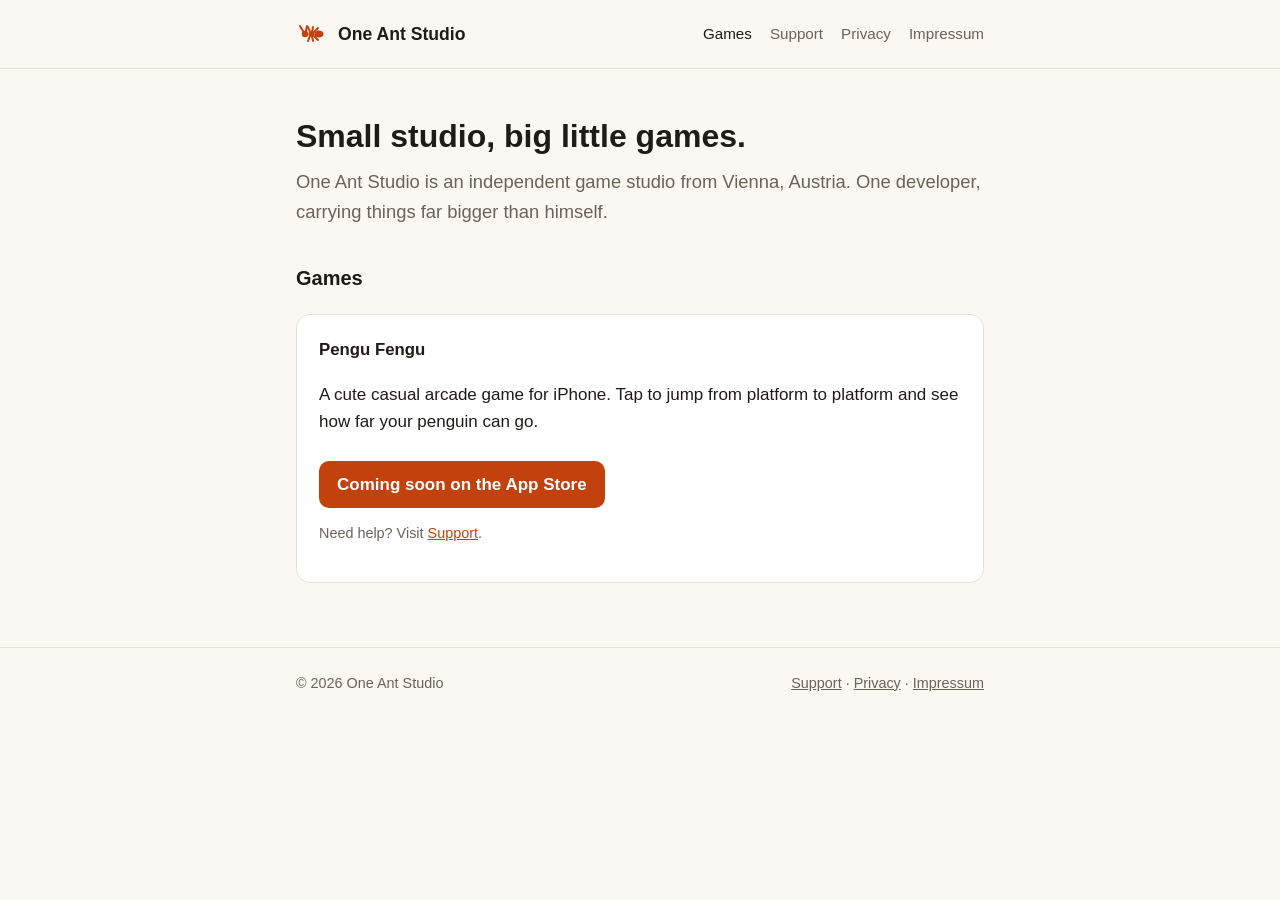
<file: index.html>
<!doctype html>
<html lang="en">
<head>
<meta charset="utf-8">
<meta name="viewport" content="width=device-width, initial-scale=1">
<title>One Ant Studio</title>
<link rel="stylesheet" href="style.css">
</head>
<body>
<header><div class="wrap">
  <a class="brand" href="index.html"><svg viewBox="0 0 32 32" fill="none" stroke="currentColor" stroke-width="2" stroke-linecap="round" aria-hidden="true"><circle cx="9" cy="16" r="3.2" fill="currentColor" stroke="none"/><ellipse cx="15.5" cy="16" rx="3" ry="2.6" fill="currentColor" stroke="none"/><ellipse cx="23" cy="16" rx="4.6" ry="3.6" fill="currentColor" stroke="none"/><path d="M7 13 L4 8 M10 13 L11 8"/><path d="M14 14 L12 9 M16 14 L17 9 M18 14 L22 10"/><path d="M14 18 L12 23 M16 18 L17 23 M18 18 L22 22"/></svg>One Ant Studio</a>
  <nav><a href="index.html" aria-current="page">Games</a><a href="support.html">Support</a><a href="privacy.html">Privacy</a><a href="impressum.html">Impressum</a></nav>
</div></header>
<main><div class="wrap">
<h1>Small studio, big little games.</h1>
<p class="lead">One Ant Studio is an independent game studio from Vienna, Austria. One developer, carrying things far bigger than himself.</p>

<h2>Games</h2>
<div class="card">
  <h3>Pengu Fengu</h3>
  <p>A cute casual arcade game for iPhone. Tap to jump from platform to platform and see how far your penguin can go.</p>
  <a class="btn" href="#">Coming soon on the App Store</a>
  <p class="muted">Need help? Visit <a href="support.html">Support</a>.</p>
</div>

</div></main>
<footer><div class="wrap">
  <span>&copy; 2026 One Ant Studio</span>
  <span><a href="support.html">Support</a> · <a href="privacy.html">Privacy</a> · <a href="impressum.html">Impressum</a></span>
</div></footer>
</body>
</html>
</file>
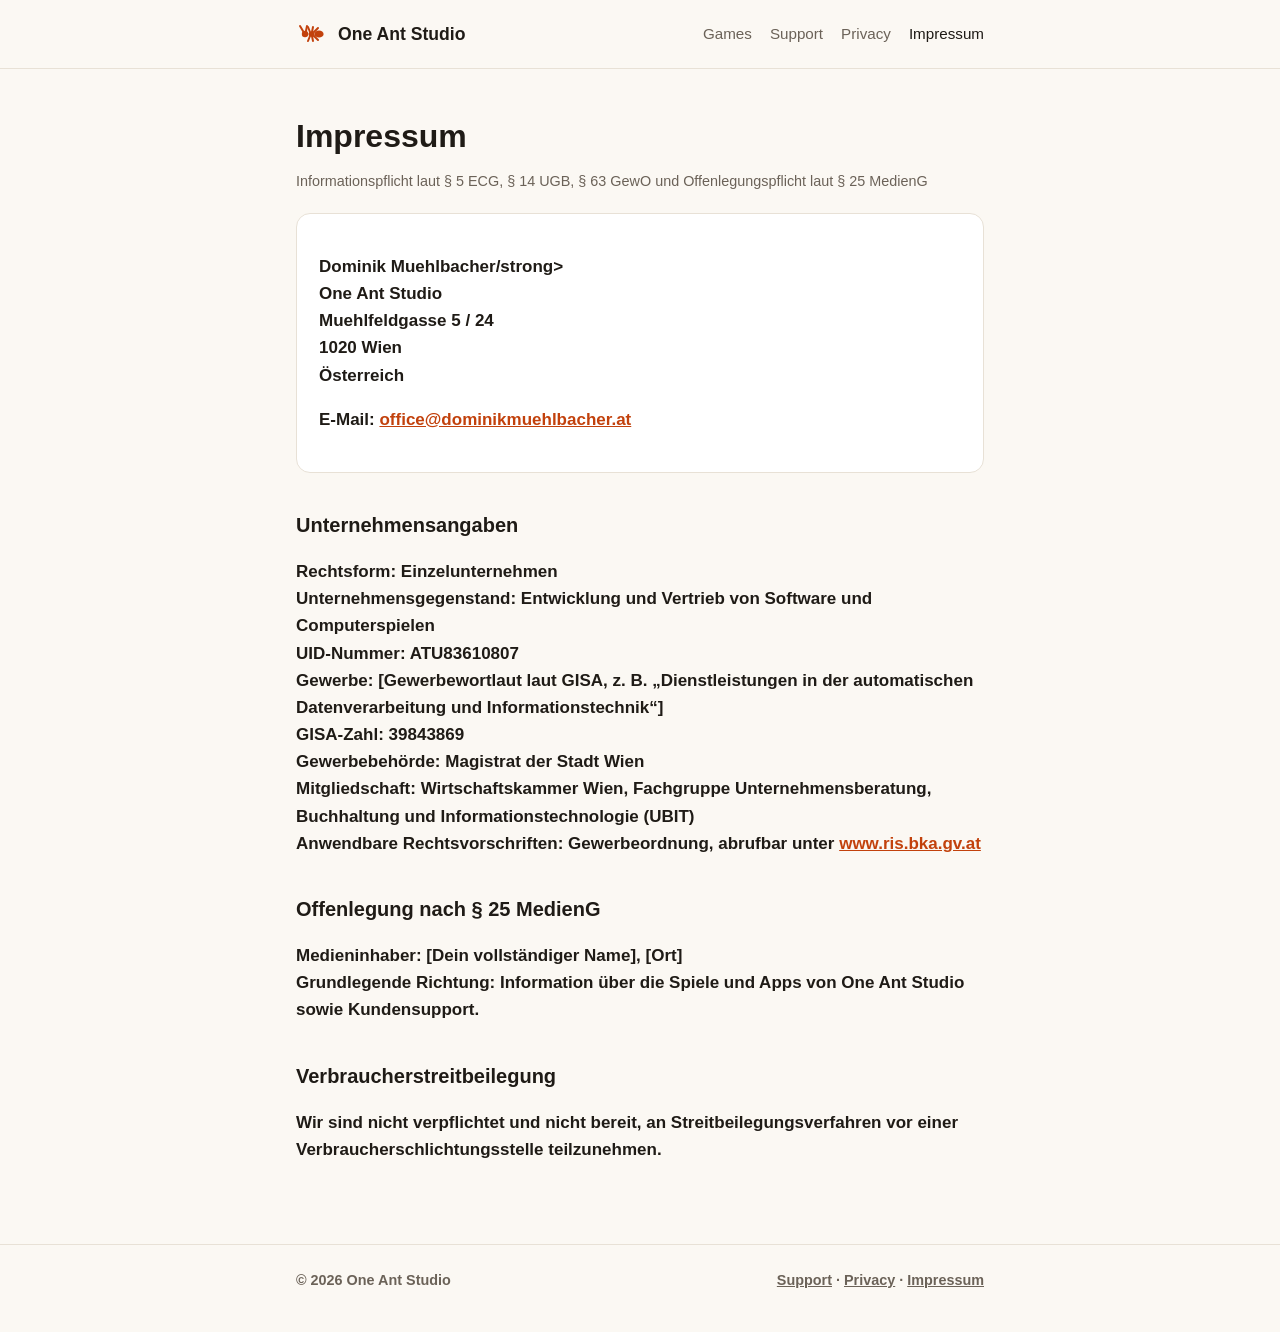
<file: impressum.html>
<!doctype html>
<html lang="de">
<head>
<meta charset="utf-8">
<meta name="viewport" content="width=device-width, initial-scale=1">
<title>Impressum · One Ant Studio</title>
<link rel="stylesheet" href="style.css">
</head>
<body>
<header><div class="wrap">
  <a class="brand" href="index.html"><svg viewBox="0 0 32 32" fill="none" stroke="currentColor" stroke-width="2" stroke-linecap="round" aria-hidden="true"><circle cx="9" cy="16" r="3.2" fill="currentColor" stroke="none"/><ellipse cx="15.5" cy="16" rx="3" ry="2.6" fill="currentColor" stroke="none"/><ellipse cx="23" cy="16" rx="4.6" ry="3.6" fill="currentColor" stroke="none"/><path d="M7 13 L4 8 M10 13 L11 8"/><path d="M14 14 L12 9 M16 14 L17 9 M18 14 L22 10"/><path d="M14 18 L12 23 M16 18 L17 23 M18 18 L22 22"/></svg>One Ant Studio</a>
  <nav><a href="index.html">Games</a><a href="support.html">Support</a><a href="privacy.html">Privacy</a><a href="impressum.html" aria-current="page">Impressum</a></nav>
</div></header>
<main><div class="wrap">
<h1>Impressum</h1>
<p class="muted">Informationspflicht laut § 5 ECG, § 14 UGB, § 63 GewO und Offenlegungspflicht laut § 25 MedienG</p>

<div class="card">
<p><strong>Dominik Muehlbacher/strong><br>
One Ant Studio<br>
Muehlfeldgasse 5 / 24<br>
1020 Wien<br>
Österreich</p>
<p>E-Mail: <a href="mailto:office@dominikmuehlbacher.at">office@dominikmuehlbacher.at</a></p>
</div>

<h2>Unternehmensangaben</h2>
<p><strong>Rechtsform:</strong> Einzelunternehmen<br>
<strong>Unternehmensgegenstand:</strong> Entwicklung und Vertrieb von Software und Computerspielen<br>
<strong>UID-Nummer:</strong> ATU83610807<br>
<strong>Gewerbe:</strong> [Gewerbewortlaut laut GISA, z. B. „Dienstleistungen in der automatischen Datenverarbeitung und Informationstechnik“]<br>
<strong>GISA-Zahl:</strong> 39843869<br>
<strong>Gewerbebehörde:</strong> Magistrat der Stadt Wien<br>
<strong>Mitgliedschaft:</strong> Wirtschaftskammer Wien, Fachgruppe Unternehmensberatung, Buchhaltung und Informationstechnologie (UBIT)<br>
<strong>Anwendbare Rechtsvorschriften:</strong> Gewerbeordnung, abrufbar unter <a href="https://www.ris.bka.gv.at">www.ris.bka.gv.at</a></p>

<h2>Offenlegung nach § 25 MedienG</h2>
<p><strong>Medieninhaber:</strong> [Dein vollständiger Name], [Ort]<br>
<strong>Grundlegende Richtung:</strong> Information über die Spiele und Apps von One Ant Studio sowie Kundensupport.</p>

<h2>Verbraucherstreitbeilegung</h2>
<p>Wir sind nicht verpflichtet und nicht bereit, an Streitbeilegungsverfahren vor einer Verbraucherschlichtungsstelle teilzunehmen.</p>

</div></main>
<footer><div class="wrap">
  <span>&copy; 2026 One Ant Studio</span>
  <span><a href="support.html">Support</a> · <a href="privacy.html">Privacy</a> · <a href="impressum.html">Impressum</a></span>
</div></footer>
</body>
</html>
</file>
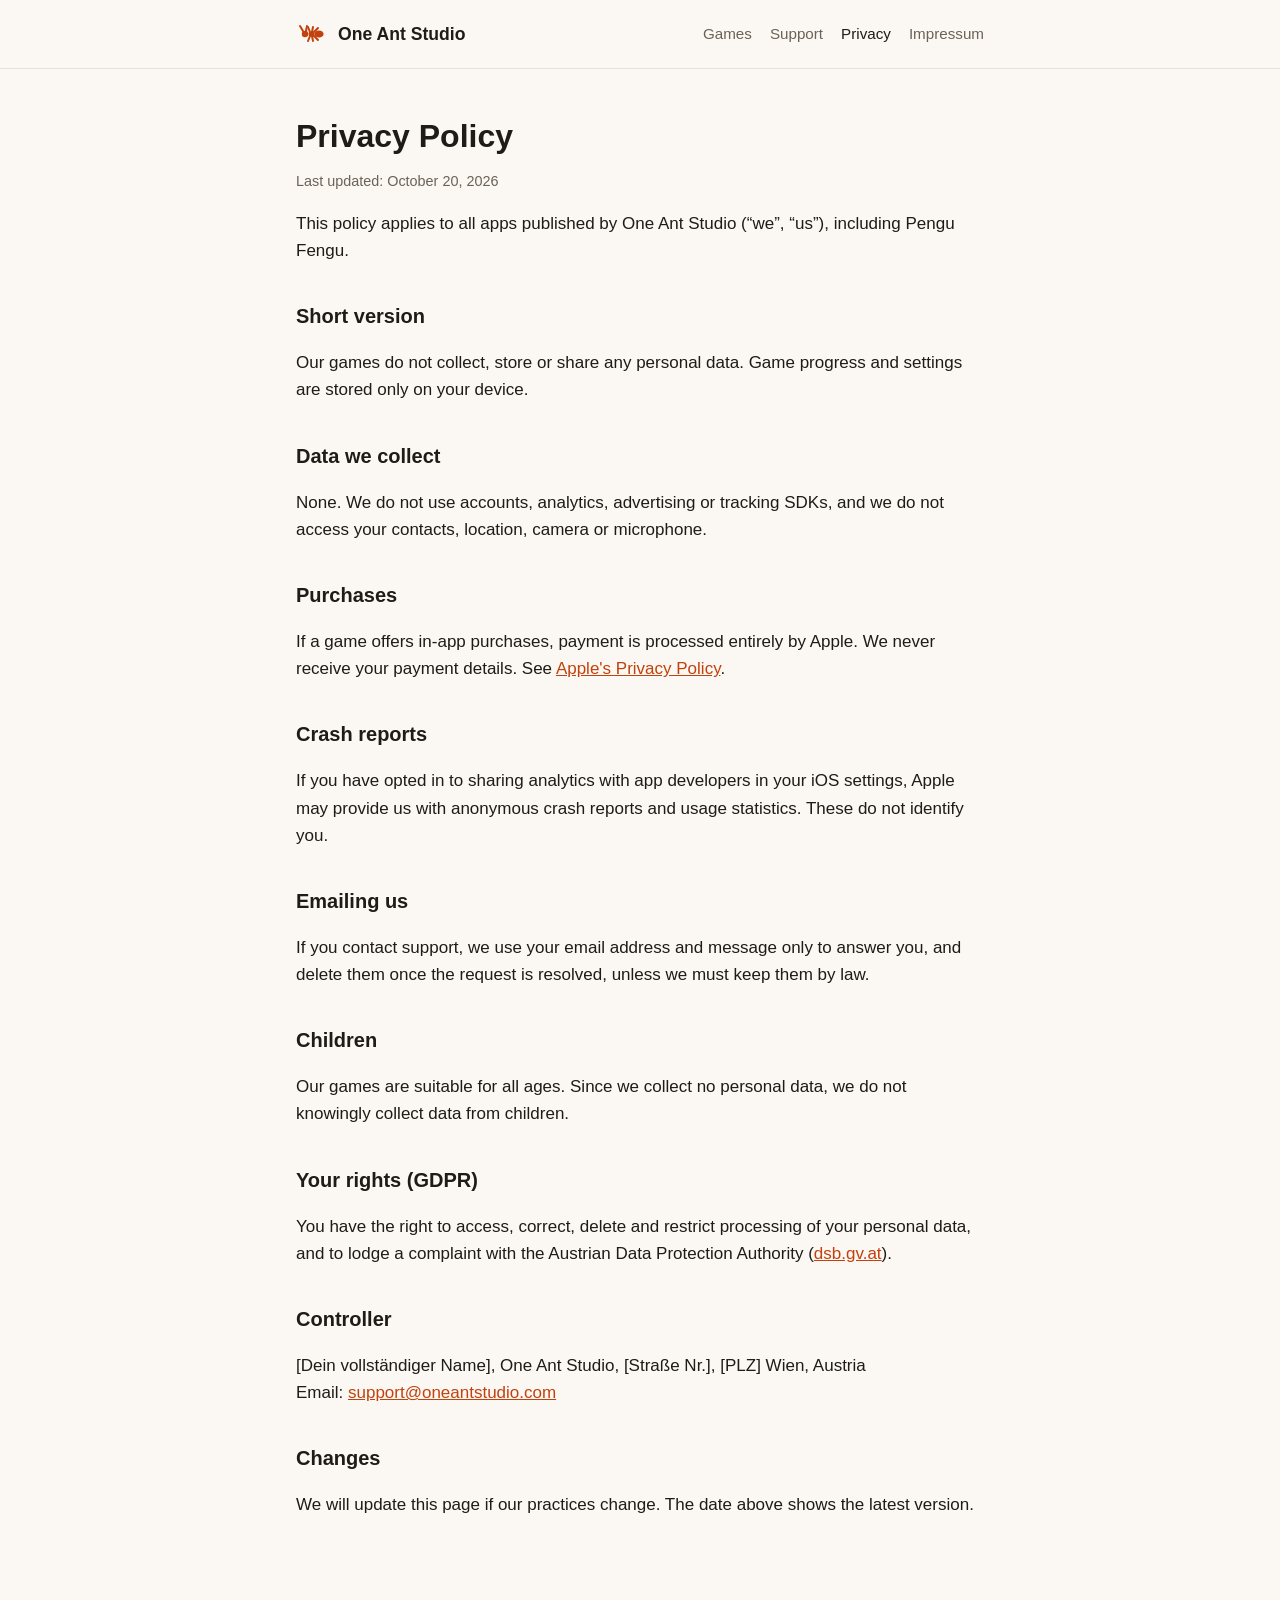
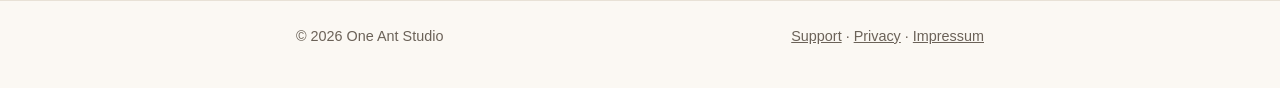
<file: privacy.html>
<!doctype html>
<html lang="en">
<head>
<meta charset="utf-8">
<meta name="viewport" content="width=device-width, initial-scale=1">
<title>Privacy Policy · One Ant Studio</title>
<link rel="stylesheet" href="style.css">
</head>
<body>
<header><div class="wrap">
  <a class="brand" href="index.html"><svg viewBox="0 0 32 32" fill="none" stroke="currentColor" stroke-width="2" stroke-linecap="round" aria-hidden="true"><circle cx="9" cy="16" r="3.2" fill="currentColor" stroke="none"/><ellipse cx="15.5" cy="16" rx="3" ry="2.6" fill="currentColor" stroke="none"/><ellipse cx="23" cy="16" rx="4.6" ry="3.6" fill="currentColor" stroke="none"/><path d="M7 13 L4 8 M10 13 L11 8"/><path d="M14 14 L12 9 M16 14 L17 9 M18 14 L22 10"/><path d="M14 18 L12 23 M16 18 L17 23 M18 18 L22 22"/></svg>One Ant Studio</a>
  <nav><a href="index.html">Games</a><a href="support.html">Support</a><a href="privacy.html" aria-current="page">Privacy</a><a href="impressum.html">Impressum</a></nav>
</div></header>
<main><div class="wrap">
<h1>Privacy Policy</h1>
<p class="muted">Last updated: October 20, 2026</p>

<p>This policy applies to all apps published by One Ant Studio (“we”, “us”), including Pengu Fengu.</p>

<h2>Short version</h2>
<p>Our games do not collect, store or share any personal data. Game progress and settings are stored only on your device.</p>

<h2>Data we collect</h2>
<p>None. We do not use accounts, analytics, advertising or tracking SDKs, and we do not access your contacts, location, camera or microphone.</p>

<h2>Purchases</h2>
<p>If a game offers in-app purchases, payment is processed entirely by Apple. We never receive your payment details. See <a href="https://www.apple.com/legal/privacy/">Apple's Privacy Policy</a>.</p>

<h2>Crash reports</h2>
<p>If you have opted in to sharing analytics with app developers in your iOS settings, Apple may provide us with anonymous crash reports and usage statistics. These do not identify you.</p>

<h2>Emailing us</h2>
<p>If you contact support, we use your email address and message only to answer you, and delete them once the request is resolved, unless we must keep them by law.</p>

<h2>Children</h2>
<p>Our games are suitable for all ages. Since we collect no personal data, we do not knowingly collect data from children.</p>

<h2>Your rights (GDPR)</h2>
<p>You have the right to access, correct, delete and restrict processing of your personal data, and to lodge a complaint with the Austrian Data Protection Authority (<a href="https://www.dsb.gv.at">dsb.gv.at</a>).</p>

<h2>Controller</h2>
<p>[Dein vollständiger Name], One Ant Studio, [Straße Nr.], [PLZ] Wien, Austria<br>
Email: <a href="mailto:support@oneantstudio.com">support@oneantstudio.com</a></p>

<h2>Changes</h2>
<p>We will update this page if our practices change. The date above shows the latest version.</p>

</div></main>
<footer><div class="wrap">
  <span>&copy; 2026 One Ant Studio</span>
  <span><a href="support.html">Support</a> · <a href="privacy.html">Privacy</a> · <a href="impressum.html">Impressum</a></span>
</div></footer>
</body>
</html>
</file>
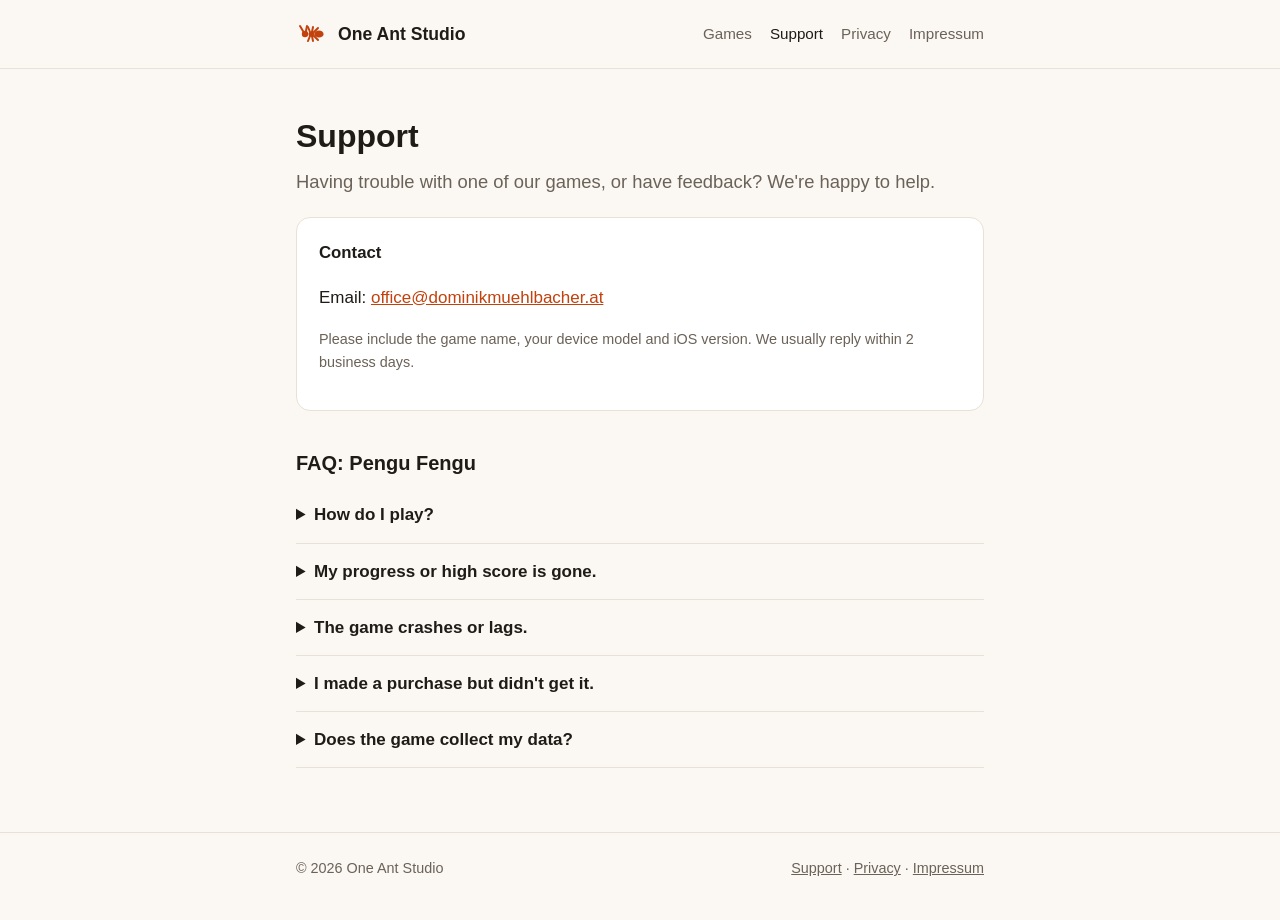
<file: support.html>
<!doctype html>
<html lang="en">
<head>
<meta charset="utf-8">
<meta name="viewport" content="width=device-width, initial-scale=1">
<title>Support · One Ant Studio</title>
<link rel="stylesheet" href="style.css">
</head>
<body>
<header><div class="wrap">
  <a class="brand" href="index.html"><svg viewBox="0 0 32 32" fill="none" stroke="currentColor" stroke-width="2" stroke-linecap="round" aria-hidden="true"><circle cx="9" cy="16" r="3.2" fill="currentColor" stroke="none"/><ellipse cx="15.5" cy="16" rx="3" ry="2.6" fill="currentColor" stroke="none"/><ellipse cx="23" cy="16" rx="4.6" ry="3.6" fill="currentColor" stroke="none"/><path d="M7 13 L4 8 M10 13 L11 8"/><path d="M14 14 L12 9 M16 14 L17 9 M18 14 L22 10"/><path d="M14 18 L12 23 M16 18 L17 23 M18 18 L22 22"/></svg>One Ant Studio</a>
  <nav><a href="index.html">Games</a><a href="support.html" aria-current="page">Support</a><a href="privacy.html">Privacy</a><a href="impressum.html">Impressum</a></nav>
</div></header>
<main><div class="wrap">
<h1>Support</h1>
<p class="lead">Having trouble with one of our games, or have feedback? We're happy to help.</p>

<div class="card">
  <h3>Contact</h3>
  <p>Email: <a href="mailto:office@dominikmuehlbacher.at">office@dominikmuehlbacher.at</a></p>
  <p class="muted">Please include the game name, your device model and iOS version. We usually reply within 2 business days.</p>
</div>

<h2>FAQ: Pengu Fengu</h2>
<details><summary>How do I play?</summary><p>Tap the screen to jump. Land on the platforms and keep going as far as you can.</p></details>
<details><summary>My progress or high score is gone.</summary><p>Progress is stored on your device. Deleting the app also deletes its data. If you lost progress without deleting the app, please email us.</p></details>
<details><summary>The game crashes or lags.</summary><p>Make sure iOS and the game are up to date, then restart your iPhone. If it still happens, send us your device model and iOS version.</p></details>
<details><summary>I made a purchase but didn't get it.</summary><p>Purchases are handled by Apple. Try restarting the game first. Refunds can be requested at <a href="https://reportaproblem.apple.com">reportaproblem.apple.com</a>.</p></details>
<details><summary>Does the game collect my data?</summary><p>See our <a href="privacy.html">Privacy Policy</a>.</p></details>

</div></main>
<footer><div class="wrap">
  <span>&copy; 2026 One Ant Studio</span>
  <span><a href="support.html">Support</a> · <a href="privacy.html">Privacy</a> · <a href="impressum.html">Impressum</a></span>
</div></footer>
</body>
</html>
</file>
<file: style.css>
:root {
  --bg: #fbf8f3;
  --surface: #ffffff;
  --text: #1f1b16;
  --muted: #6b6258;
  --accent: #c2410c;
  --border: #e8e1d6;
}
@media (prefers-color-scheme: dark) {
  :root {
    --bg: #15120f;
    --surface: #1e1a16;
    --text: #f3ede4;
    --muted: #a89d90;
    --accent: #fb923c;
    --border: #2e2822;
  }
}
* { box-sizing: border-box; }
html { -webkit-text-size-adjust: 100%; }
body {
  margin: 0;
  background: var(--bg);
  color: var(--text);
  font: 17px/1.6 -apple-system, BlinkMacSystemFont, "Segoe UI", Roboto, Helvetica, Arial, sans-serif;
}
a { color: var(--accent); }
.wrap { max-width: 720px; margin: 0 auto; padding: 0 16px; }

header { border-bottom: 1px solid var(--border); }
header .wrap { display: flex; align-items: center; justify-content: space-between; gap: 16px; padding-top: 18px; padding-bottom: 18px; flex-wrap: wrap; }
.brand { display: flex; align-items: center; gap: 10px; font-weight: 700; font-size: 1.1rem; color: var(--text); text-decoration: none; }
.brand svg { width: 32px; height: 32px; color: var(--accent); }
nav { display: flex; gap: 18px; flex-wrap: wrap; }
nav a { color: var(--muted); text-decoration: none; font-size: 0.95rem; }
nav a:hover, nav a[aria-current="page"] { color: var(--text); }

main { padding: 48px 0 64px; }
h1 { font-size: 2rem; line-height: 1.2; margin: 0 0 12px; }
h2 { font-size: 1.25rem; margin: 36px 0 8px; }
h3 { font-size: 1.05rem; margin: 24px 0 4px; }
p, li { color: var(--text); }
.lead { font-size: 1.15rem; color: var(--muted); margin-top: 0; }
.muted { color: var(--muted); font-size: 0.9rem; }

.card {
  background: var(--surface);
  border: 1px solid var(--border);
  border-radius: 14px;
  padding: 22px;
  margin-top: 20px;
}
.card h3 { margin-top: 0; }
.btn {
  display: inline-block;
  background: var(--accent);
  color: #fff;
  padding: 10px 18px;
  border-radius: 10px;
  text-decoration: none;
  font-weight: 600;
  margin-top: 8px;
}
details { border-bottom: 1px solid var(--border); padding: 14px 0; }
details summary { cursor: pointer; font-weight: 600; }
details p { margin: 8px 0 0; color: var(--muted); }

footer { border-top: 1px solid var(--border); padding: 24px 0 40px; }
footer .wrap { display: flex; justify-content: space-between; gap: 12px; flex-wrap: wrap; font-size: 0.9rem; color: var(--muted); }
footer a { color: var(--muted); }
</file>
